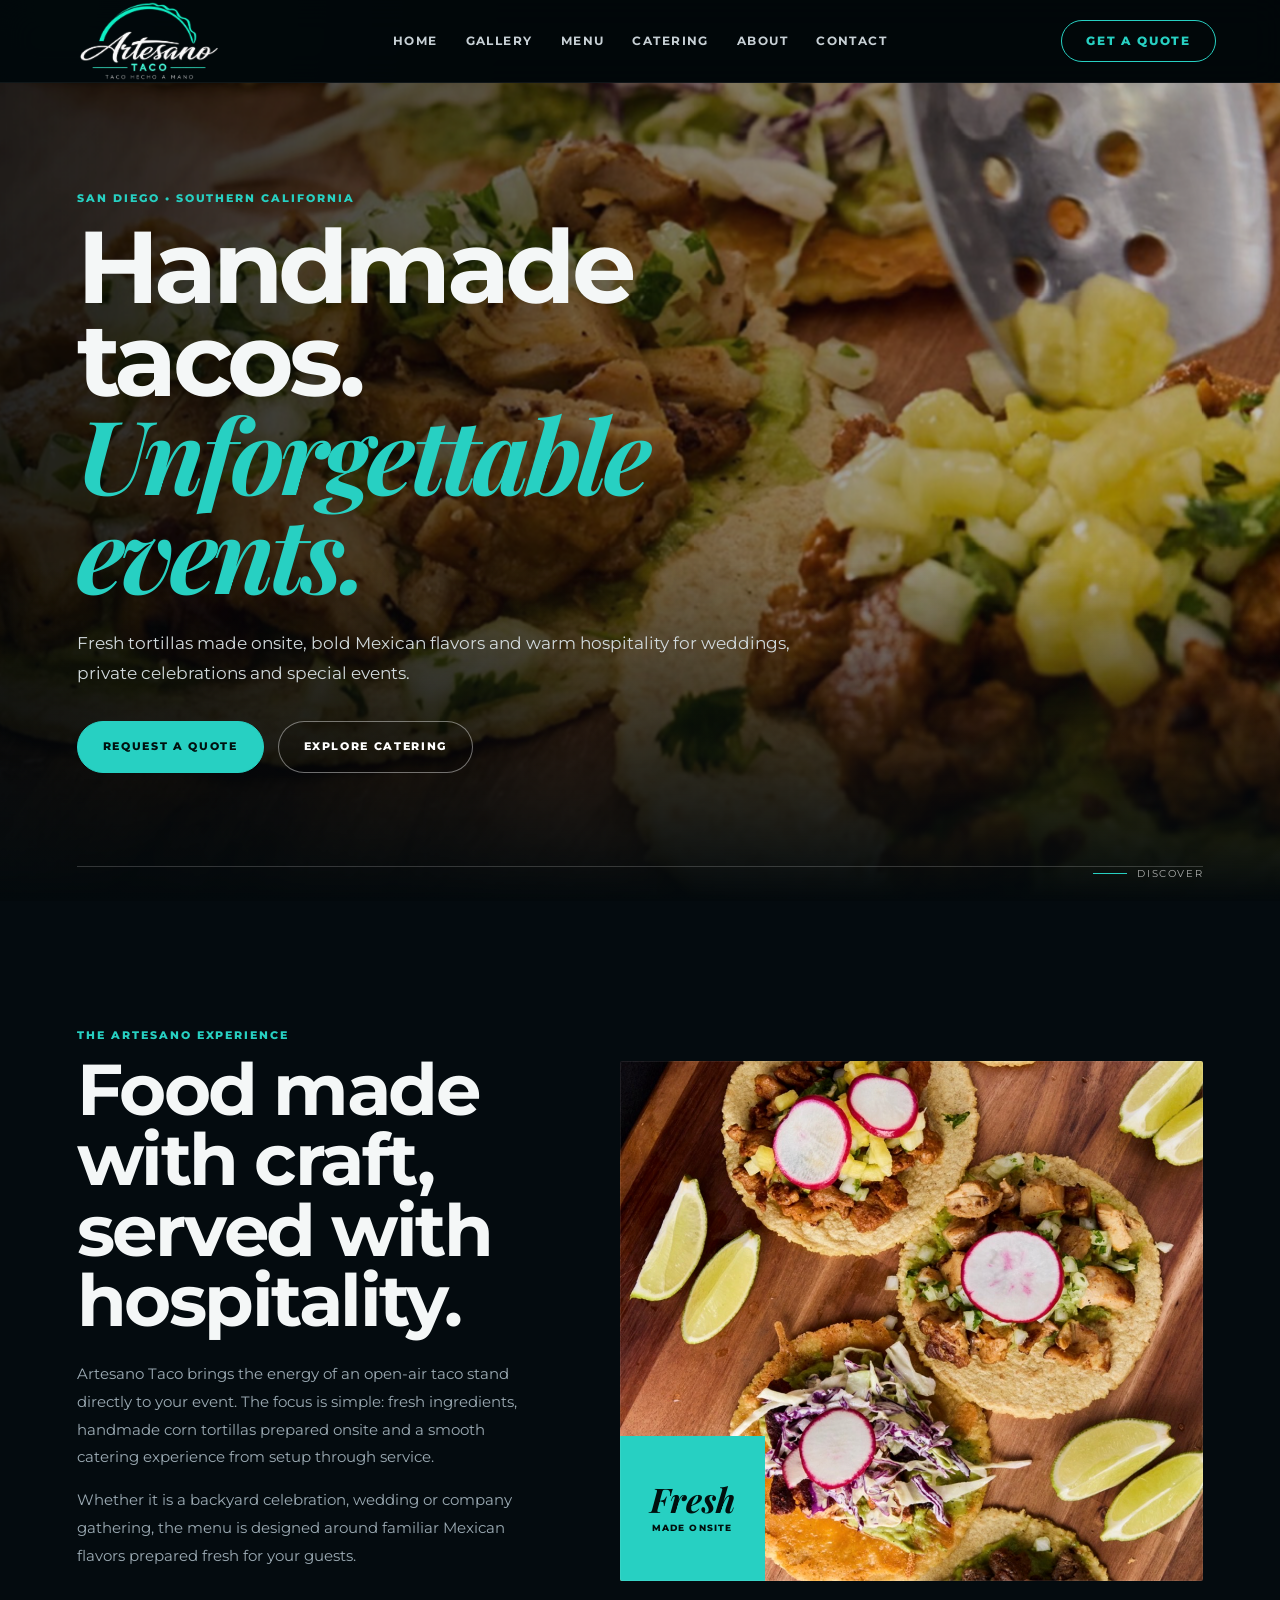
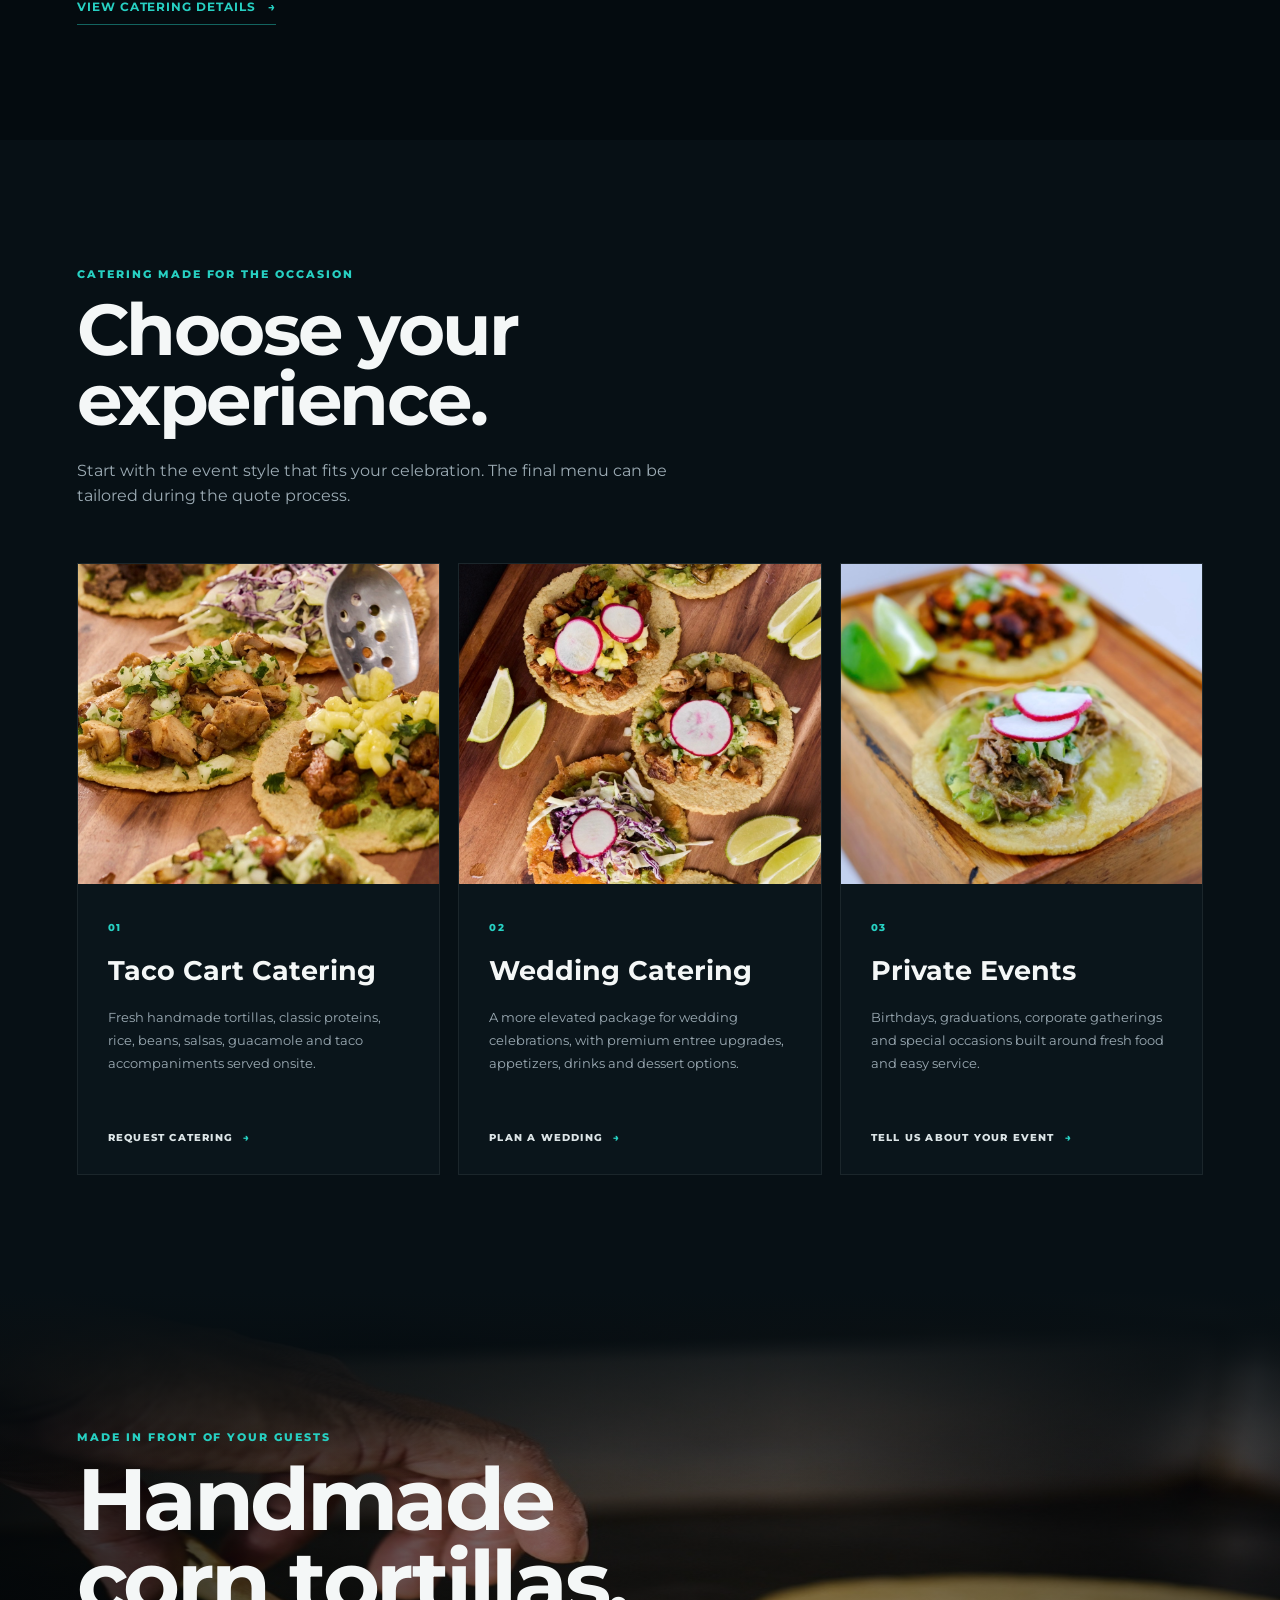
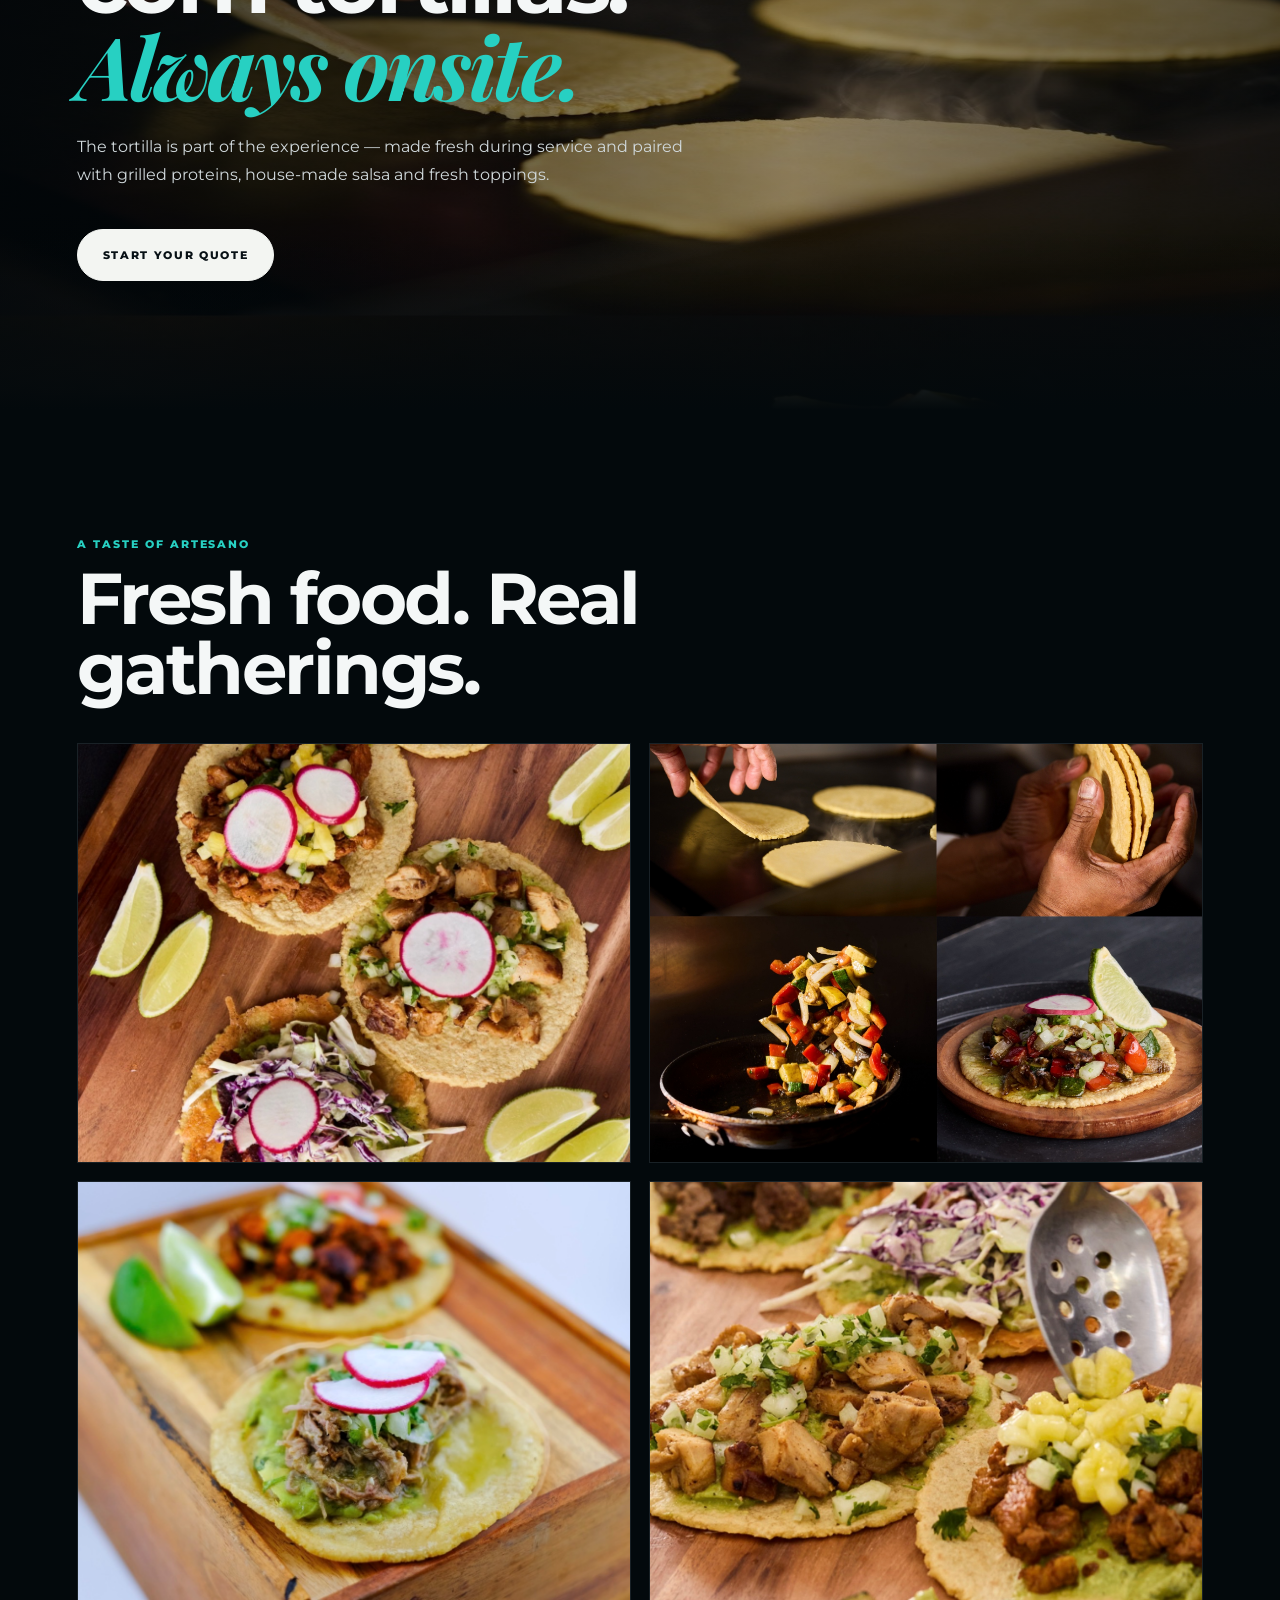
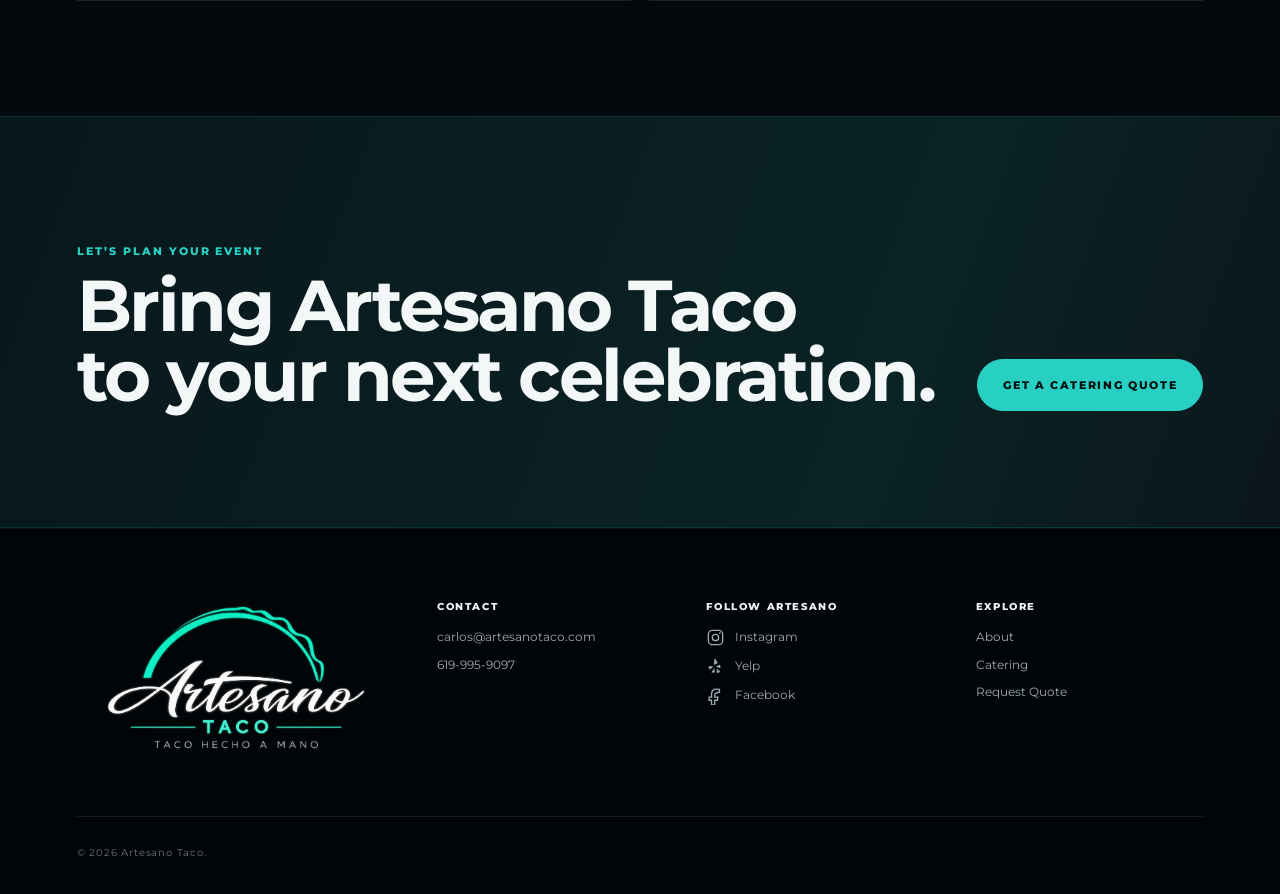
<file: index.html>
<!doctype html>
<html lang="en">
<head>
  <meta charset="utf-8" />
  <meta name="viewport" content="width=device-width,initial-scale=1" />
  <meta name="description" content="Artesano Taco — handmade taco catering for weddings, private events and celebrations." />
  <title>Artesano Taco | Handmade Taco Catering</title>
  <link rel="preconnect" href="https://fonts.googleapis.com">
  <link rel="preconnect" href="https://fonts.gstatic.com" crossorigin>
  <link href="https://fonts.googleapis.com/css2?family=Montserrat:wght@400;500;600;700;800&family=Playfair+Display:ital,wght@1,700&display=swap" rel="stylesheet">
  <link rel="stylesheet" href="styles.css" />
</head>
<body>
  <header class="site-header">
    <a class="brand brand-logo" href="index.html" aria-label="Artesano Taco home">
      <img src="images/artesano-logo.png" alt="Artesano Taco - Taco Hecho a Mano">
    </a>

    <button class="nav-toggle" type="button" aria-expanded="false" aria-controls="site-nav">
      <span></span><span></span><span></span><span class="sr-only">Toggle navigation</span>
    </button>

    <nav id="site-nav" class="site-nav" aria-label="Primary navigation">

  <a href="index.html#top">Home</a>

  <a href="index.html#gallery">Gallery</a>

  <a href="index.html#menu">Menu</a>

  <a href="catering.html">Catering</a>

  <a href="#about">About</a>

  <a href="index.html#contact">Contact</a>

</nav>

    <a class="header-cta" href="catering.html#quote">Get a Quote</a>
  </header>

  <main id="top">
    <section class="home-hero">
      <div class="home-hero-media" aria-hidden="true"></div>
      <div class="home-hero-vignette" aria-hidden="true"></div>
      <div class="home-hero-copy reveal">
        <p class="eyebrow">San Diego • Southern California</p>
        <h1>Handmade tacos.<br><em>Unforgettable events.</em></h1>
        <p class="hero-lede">Fresh tortillas made onsite, bold Mexican flavors and warm hospitality for weddings, private celebrations and special events.</p>
        <div class="hero-actions">
          <a class="button button-primary" href="catering.html#quote">Request a Quote</a>
          <a class="button button-ghost" href="#menu">Explore Catering</a>
        </div>
      </div>
      <a class="scroll-cue" href="#about" aria-label="Scroll to about section"><span></span>Discover</a>
    </section>

    <section id="about" class="split-section section-pad">
      <div class="split-copy reveal">
        <p class="eyebrow">The Artesano experience</p>
        <h2>Food made with craft,<br>served with hospitality.</h2>
        <p>Artesano Taco brings the energy of an open-air taco stand directly to your event. The focus is simple: fresh ingredients, handmade corn tortillas prepared onsite and a smooth catering experience from setup through service.</p>
        <p>Whether it is a backyard celebration, wedding or company gathering, the menu is designed around familiar Mexican flavors prepared fresh for your guests.</p>
        <a class="text-link" href="catering.html">View catering details <span>→</span></a>
      </div>
      <div class="split-image image-frame reveal" data-parallax="0.08">
        <img src="images/artesano-01.jpg" alt="Fresh tacos prepared for an event" />
        <div class="image-badge"><strong>Fresh</strong><span>made onsite</span></div>
      </div>
    </section>

    <section id="menu" class="service-section section-pad">
      <div class="section-title reveal">
        <p class="eyebrow">Catering made for the occasion</p>
        <h2>Choose your experience.</h2>
        <p>Start with the event style that fits your celebration. The final menu can be tailored during the quote process.</p>
      </div>

      <div class="service-grid">
        <article class="service-card reveal">
          <div class="service-photo service-photo-1"></div>
          <div class="service-card-body">
            <span class="service-number">01</span>
            <h3>Taco Cart Catering</h3>
            <p>Fresh handmade tortillas, classic proteins, rice, beans, salsas, guacamole and taco accompaniments served onsite.</p>
            <a href="catering.html#quote">Request catering <span>→</span></a>
          </div>
        </article>

        <article class="service-card reveal">
          <div class="service-photo service-photo-2"></div>
          <div class="service-card-body">
            <span class="service-number">02</span>
            <h3>Wedding Catering</h3>
            <p>A more elevated package for wedding celebrations, with premium entree upgrades, appetizers, drinks and dessert options.</p>
            <a href="catering.html#quote">Plan a wedding <span>→</span></a>
          </div>
        </article>

        <article class="service-card reveal">
          <div class="service-photo service-photo-3"></div>
          <div class="service-card-body">
            <span class="service-number">03</span>
            <h3>Private Events</h3>
            <p>Birthdays, graduations, corporate gatherings and special occasions built around fresh food and easy service.</p>
            <a href="catering.html#quote">Tell us about your event <span>→</span></a>
          </div>
        </article>
      </div>
    </section>

    <section class="feature-band">
      <div class="feature-band-bg" aria-hidden="true"></div>
      <div class="feature-band-content reveal">
        <p class="eyebrow">Made in front of your guests</p>
        <h2>Handmade corn tortillas.<br><em>Always onsite.</em></h2>
        <p>The tortilla is part of the experience — made fresh during service and paired with grilled proteins, house-made salsa and fresh toppings.</p>
        <a class="button button-light" href="catering.html#quote">Start Your Quote</a>
      </div>
    </section>

    <section id="gallery" class="gallery-section section-pad">
      <div class="section-title compact reveal">
        <p class="eyebrow">A taste of Artesano</p>
        <h2>Fresh food. Real gatherings.</h2>
      </div>
      <div class="gallery-grid">
        <figure class="gallery-item gallery-tall reveal"><img src="images/artesano-01.jpg" alt="Tacos with fresh toppings"></figure>
        <figure class="gallery-item reveal"><img src="images/artesano-02.jpg" alt="Mexican food spread"></figure>
        <figure class="gallery-item reveal"><img src="images/artesano-03.jpg" alt="Taco ingredients"></figure>
        <figure class="gallery-item gallery-wide reveal"><img src="images/artesano-04.jpg" alt="Fresh food prepared for guests"></figure>
      </div>
    </section>

    <section class="quote-cta section-pad reveal">
      <div>
        <p class="eyebrow">Let’s plan your event</p>
        <h2>Bring Artesano Taco<br>to your next celebration.</h2>
      </div>
      <a class="button button-primary" href="catering.html#quote">Get a Catering Quote</a>
    </section>
  </main>

 <footer id="contact" class="site-footer">

  <div class="footer-brand footer-logo">
    <img
      src="images/artesano-logo.png"
      alt="Artesano Taco - Taco Hecho a Mano"
    >
  </div>


  <div class="footer-contact-block">

    <span class="footer-label">
      Contact
    </span>

    <a href="mailto:carlos@artesanotaco.com">
      carlos@artesanotaco.com
    </a>

    <a href="tel:+16199959097">
      619-995-9097
    </a>

  </div>


  <div class="footer-social-block">

    <span class="footer-label">
      Follow Artesano
    </span>

    <div class="social-links">

      <a
        href="https://www.instagram.com/artesanotaco/"
        target="_blank"
        rel="noopener noreferrer"
        aria-label="Artesano Taco on Instagram"
        class="social-link"
      >
        <svg
          viewBox="0 0 24 24"
          aria-hidden="true"
        >
          <rect
            x="3"
            y="3"
            width="18"
            height="18"
            rx="5"
          ></rect>

          <circle
            cx="12"
            cy="12"
            r="4"
          ></circle>

          <circle
            cx="17.5"
            cy="6.5"
            r="1"
            class="social-dot"
          ></circle>
        </svg>

        <span>
          Instagram
        </span>
      </a>

      <a
      href="https://www.yelp.com/biz/artesano-taco-san-diego?utm_campaign=www_business_share_popup&utm_medium=copy_link&utm_source=(direct)"
      target="_blank"
      rel="noopener noreferrer"
      aria-label="Artesano Taco on Yelp"
      class="social-link"
        >
  <svg
    viewBox="0 0 24 24"
    aria-hidden="true"
  >
    <path
      d="M11.4 2.3c-.4 0-.7.3-.8.7l-.7 6.2c0 .4.4.7.8.5l3.7-1.9c.3-.2.4-.6.2-.9L12.1 2.7c-.2-.3-.4-.4-.7-.4zm5.8 7.4-4.1 2c-.4.2-.4.7 0 .9l4.4 1.2c.4.1.7-.2.7-.6l-.1-2.8c0-.5-.5-.9-.9-.7zm-9.5 1.6-4.2.8c-.4.1-.6.5-.4.9l1.5 2.4c.2.4.7.4 1 .1l3-3.2c.3-.4-.1-1.1-.9-1zm2.2 3.9-2.7 3.7c-.3.4 0 .9.5.9l2.8-.1c.4 0 .7-.4.6-.8l-.6-4.5c-.1-.5-.6-.6-.9-.2l.3 1zm4.1-.2c-.4-.2-.8.1-.7.6l.7 4.3c.1.4.5.6.9.4l2.5-1.3c.4-.2.4-.7.1-1l-3.5-3z"
    ></path>
  </svg>

  <span>Yelp</span>
</a>

      <a
        href="https://www.facebook.com/ArtesanoTaco"
        target="_blank"
        rel="noopener noreferrer"
        aria-label="Artesano Taco on Facebook"
        class="social-link"
      >
        <svg
          viewBox="0 0 24 24"
          aria-hidden="true"
        >
          <path
            d="M14 8h3V4.3c-.5-.1-2.2-.3-4.2-.3C8.8 4 7 6.4 7 10.7V14H4v4h3v6h4v-6h3.4l.6-4H11v-3c0-1.2.3-2 2-2H14V8z"
          ></path>
        </svg>

        <span>
          Facebook
        </span>
      </a>

    </div>

  </div>


  <div class="footer-explore">

    <span class="footer-label">
      Explore
    </span>

    <a href="index.html#about">
      About
    </a>

    <a href="catering.html">
      Catering
    </a>

    <a href="catering.html#quote">
      Request Quote
    </a>

  </div>


  <div class="footer-bottom">
    © <span id="year"></span> Artesano Taco.
  </div>

</footer> 
  

  <script src="script.js"></script>
</body>
</html>
</file>
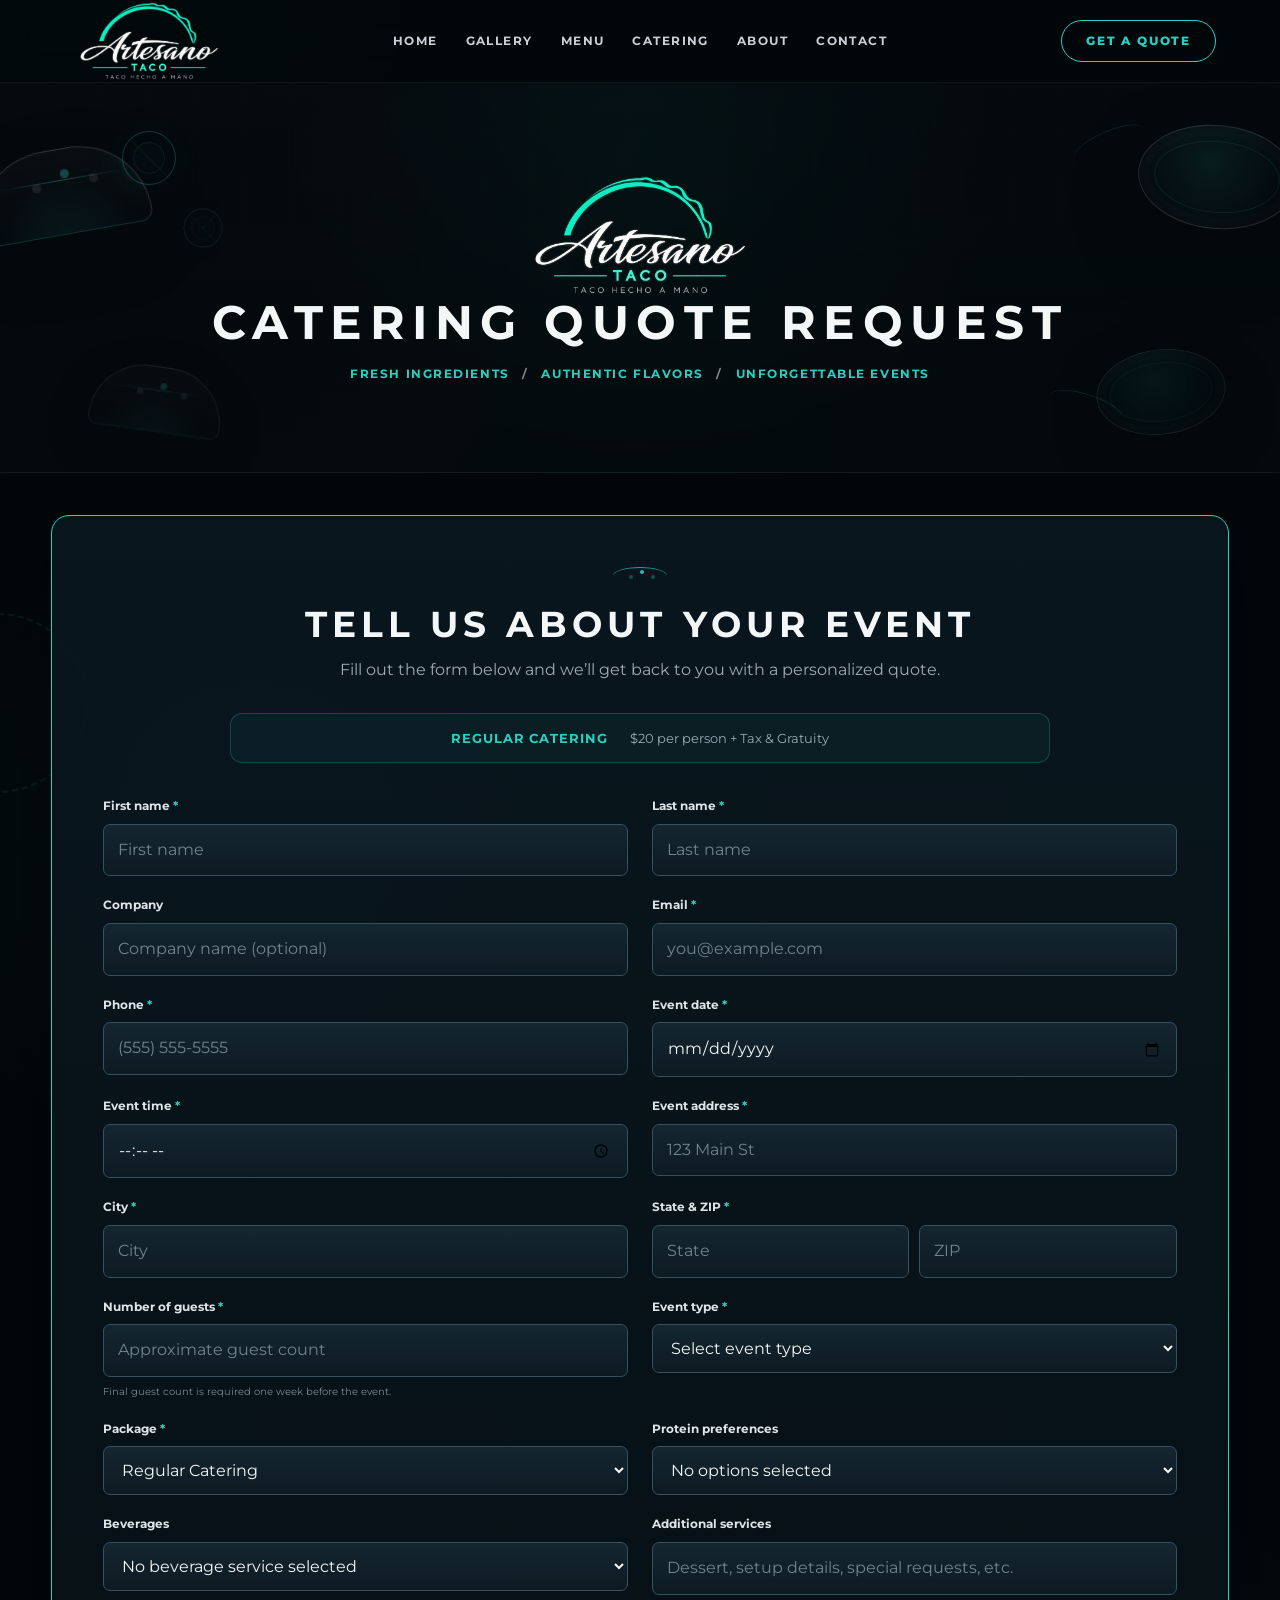
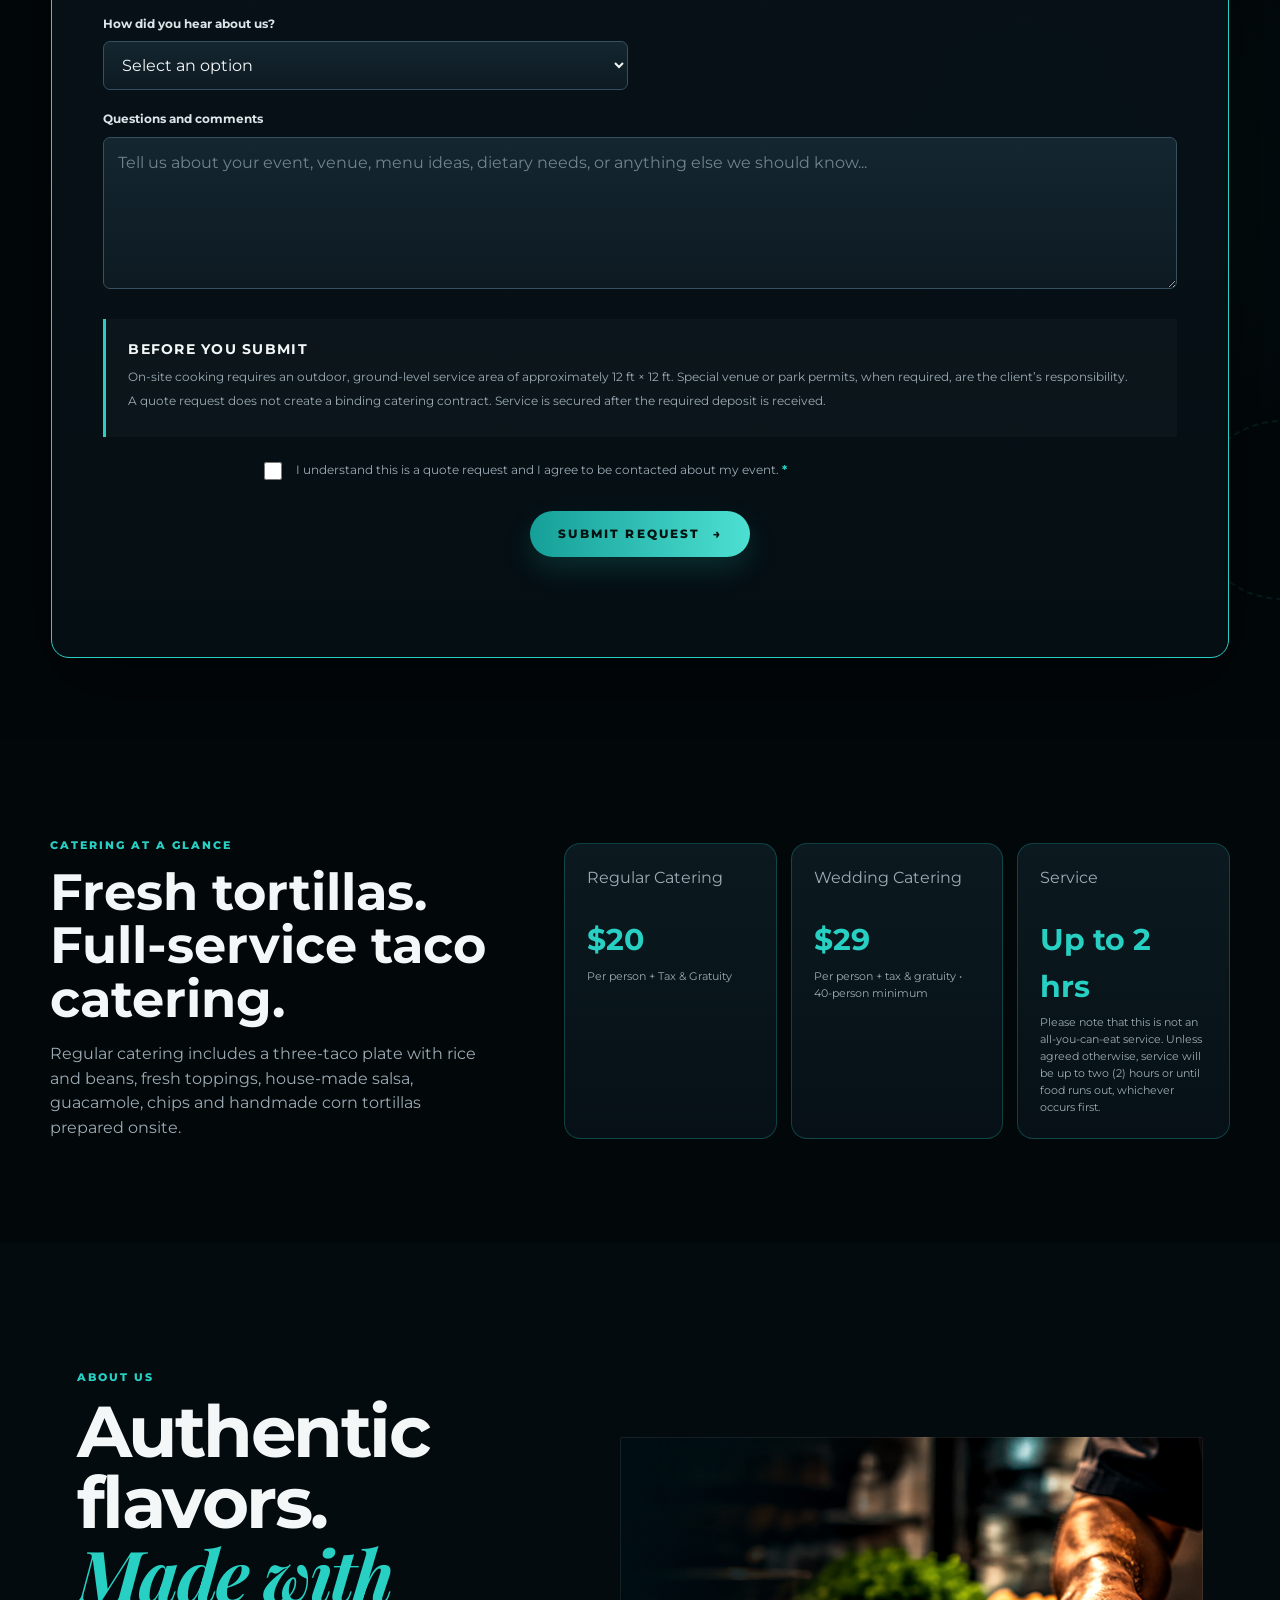
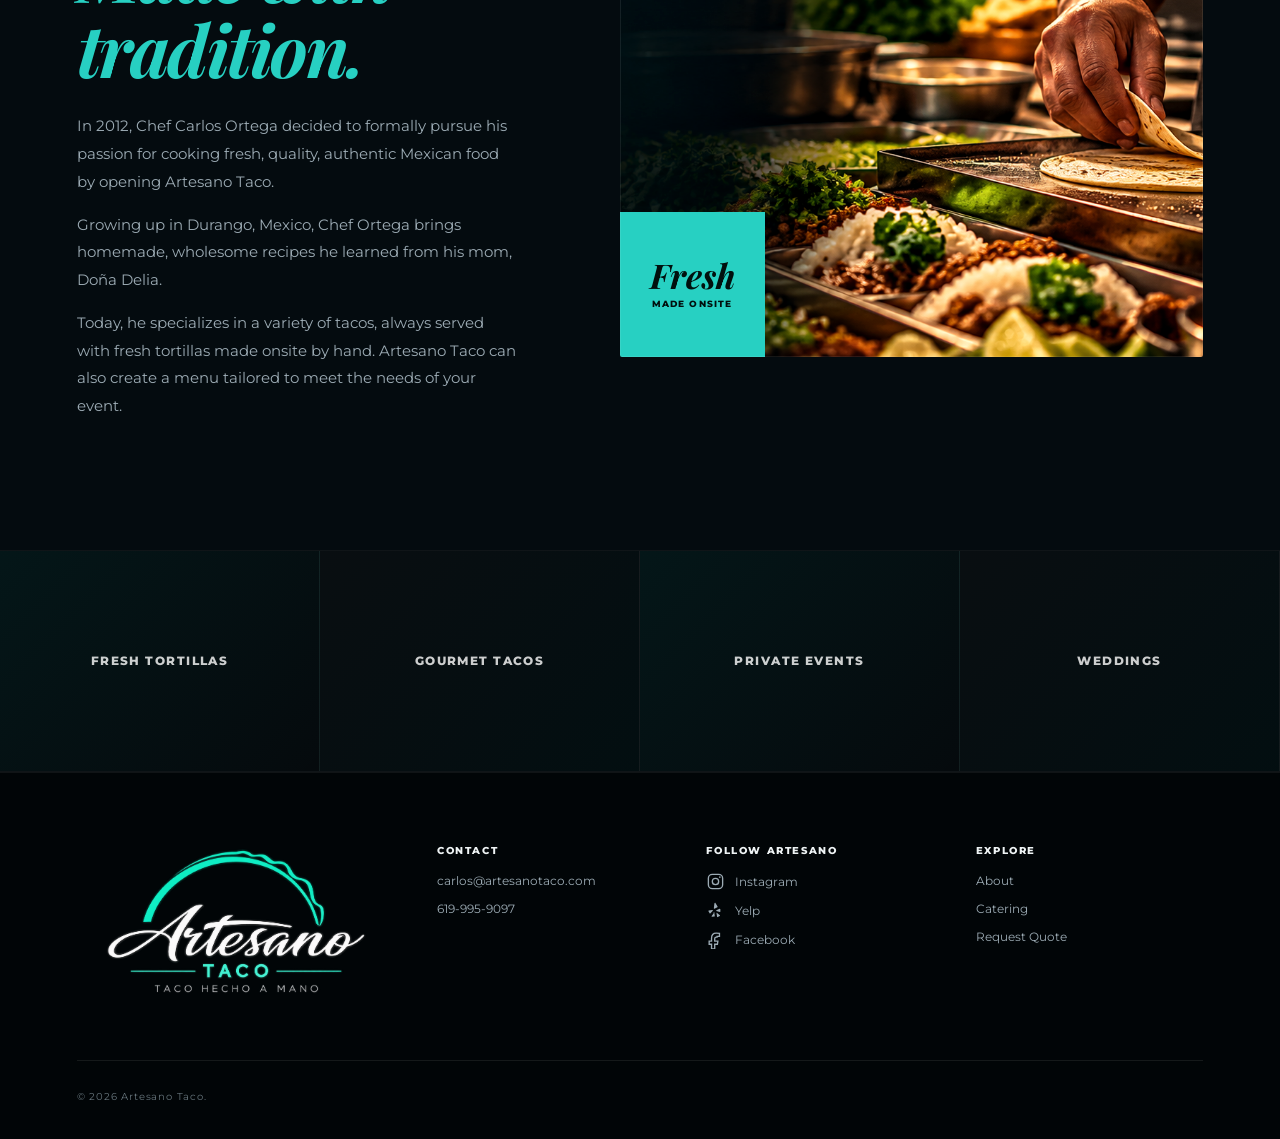
<file: catering.html>
<!DOCTYPE html>
<html lang="en">
<head>
  <meta charset="UTF-8" />
  <meta name="viewport" content="width=device-width, initial-scale=1.0" />
  <meta name="description" content="Artesano Taco catering quote request" />
  <title>Artesano Taco | Catering Quote</title>
  <link rel="preconnect" href="https://fonts.googleapis.com">
  <link rel="preconnect" href="https://fonts.gstatic.com" crossorigin>
  <link href="https://fonts.googleapis.com/css2?family=Montserrat:wght@400;500;600;700;800&family=Playfair+Display:ital,wght@1,700&display=swap" rel="stylesheet">
  <link rel="stylesheet" href="styles.css" />
</head>
<body>
  <div class="site-shell">
    <header class="site-header">
      <a class="brand brand-logo" href="https://artesanotacos.com/" aria-label="Artesano Taco home">
        <img src="images/artesano-logo.png" alt="Artesano Taco - Taco Hecho a Mano">
      </a>

      <button class="nav-toggle" type="button" aria-expanded="false" aria-controls="site-nav">
        <span></span><span></span><span></span>
        <span class="sr-only">Toggle navigation</span>
      </button>

      <nav id="site-nav" class="site-nav" aria-label="Primary navigation">

  <a href="https://artesanotacos.com/#top">Home</a>

  <a href="https://artesanotacos.com/#gallery">Gallery</a>

  <a href="https://artesanotacos.com/#menu">Menu</a>

  <a href="https://artesanotacos.com/#catering">Catering</a>

  <a href="https://artesanotacos.com/#about">About</a>

  <a href="https://artesanotacos.com/#contact">Contact</a>

</nav>

      <a class="header-cta" href="https://artesanotacos.com/#quote">Get a Quote</a>
    </header>

    <main id="top">
      <section class="hero" aria-labelledby="page-title">
        <div class="hero-overlay"></div>
        <div class="hero-food hero-food-left" aria-hidden="true">
          <span class="lime lime-one"></span>
          <span class="lime lime-two"></span>
          <span class="taco taco-one"></span>
          <span class="taco taco-two"></span>
        </div>
        <div class="hero-food hero-food-right" aria-hidden="true">
          <span class="bowl bowl-green"></span>
          <span class="bowl bowl-red"></span>
          <span class="herb herb-one"></span>
          <span class="herb herb-two"></span>
        </div>

        <div class="hero-content reveal">
          <div class="hero-logo hero-logo-image">
            <img src="images/artesano-logo.png" alt="Artesano Taco - Taco Hecho a Mano">
          </div>
          <h1 id="page-title">Catering Quote Request</h1>
          <p>Fresh ingredients <span>/</span> Authentic flavors <span>/</span> Unforgettable events</p>
        </div>
      </section>

      <section id="quote" class="quote-section">
        <div class="decor decor-left" aria-hidden="true"></div>
        <div class="decor decor-right" aria-hidden="true"></div>

        <div class="quote-card reveal">
          <div class="section-heading">
            <div class="mini-taco" aria-hidden="true"></div>
            <h2>Tell Us About Your Event</h2>
            <p>Fill out the form below and we’ll get back to you with a personalized quote.</p>
          </div>

          <div class="package-summary" id="packageSummary">
            <strong>Regular Catering</strong>
            <span>$20 per person + Tax & Gratuity</span>
          </div>

          <form id="cateringForm" class="quote-form" name="catering-request" method="POST" data-netlify="true" novalidate>
            <input type="hidden" name="form-name" value="catering-request">
            <div class="form-grid">
              <label class="field">
                <span>First name <b>*</b></span>
                <input type="text" name="firstName" autocomplete="given-name" placeholder="First name" required />
              </label>

              <label class="field">
                <span>Last name <b>*</b></span>
                <input type="text" name="lastName" autocomplete="family-name" placeholder="Last name" required />
              </label>

              <label class="field">
                <span>Company</span>
                <input type="text" name="company" autocomplete="organization" placeholder="Company name (optional)" />
              </label>

              <label class="field">
                <span>Email <b>*</b></span>
                <input type="email" name="email" autocomplete="email" placeholder="you@example.com" required />
              </label>

              <label class="field">
                <span>Phone <b>*</b></span>
                <input type="tel" name="phone" autocomplete="tel" placeholder="(555) 555-5555" required />
              </label>

              <label class="field">
                <span>Event date <b>*</b></span>
                <input type="date" name="eventDate" required />
              </label>

              <label class="field">
                <span>Event time <b>*</b></span>
                <input type="time" name="eventTime" required />
              </label>

              <label class="field">
                <span>Event address <b>*</b></span>
                <input type="text" name="address" autocomplete="street-address" placeholder="123 Main St" required />
              </label>

              <label class="field">
                <span>City <b>*</b></span>
                <input type="text" name="city" autocomplete="address-level2" placeholder="City" required />
              </label>

              <label class="field split-field">
                <span>State & ZIP <b>*</b></span>
                <span class="split-inputs">
                  <input type="text" name="state" autocomplete="address-level1" placeholder="State" required />
                  <input type="text" name="zip" autocomplete="postal-code" inputmode="numeric" placeholder="ZIP" required />
                </span>
              </label>

              <label class="field">
                <span>Number of guests <b>*</b></span>
                <input type="number" name="guests" min="1" placeholder="Approximate guest count" required />
                <small>Final guest count is required one week before the event.</small>
              </label>

              <label class="field">
                <span>Event type <b>*</b></span>
                <select name="eventType" id="eventType" required>
                  <option value="" selected disabled>Select event type</option>
                  <option value="Birthday">Birthday</option>
                  <option value="Corporate">Corporate</option>
                  <option value="Wedding">Wedding</option>
                  <option value="Graduation">Graduation</option>
                  <option value="Private Party">Private party</option>
                  <option value="Other">Other</option>
                </select>
              </label>

              <label class="field">
                <span>Package <b>*</b></span>
                <select name="package" id="packageSelect" required>
                  <option value="Regular Catering" selected>Regular Catering</option>
                  <option value="Wedding Catering">Wedding Catering</option>
                </select>
              </label>

              <label class="field" id="proteinField">
                <span>Protein preferences</span>
                <select name="proteins" id="proteinSelect">
                  <option value="No options selected">No options selected</option>
                  <option value="Carne Asada, Pollo Asado & Adobada">Carne Asada, Pollo Asado & Adobada</option>
                  <option value="3 Meats + Vegetarian">3 Meats + Vegetarian</option>
                  <option value="Help me choose">Help me choose</option>
                </select>
              </label>

              <label class="field wedding-only is-hidden" id="weddingUpgradeField">
                <span>Wedding upgrade</span>
                <select name="weddingUpgrade">
                  <option value="No premium upgrade">No premium upgrade</option>
                  <option value="Shrimp (+$5/person)">Shrimp (+$5/person)</option>
                  <option value="Mahi Mahi (+$5/person)">Mahi Mahi (+$5/person)</option>
                  <option value="Portobello Fajitas (+$5/person)">Portobello Fajitas (+$5/person)</option>
                </select>
              </label>

              <label class="field wedding-only is-hidden" id="appetizerField">
                <span>Wedding appetizers</span>
                <select name="appetizers">
                  <option value="No appetizers">No appetizers</option>
                  <option value="1 choice (+$6/person)">1 choice (+$6/person)</option>
                  <option value="3 choices (+$16/person)">3 choices (+$16/person)</option>
                </select>
              </label>

              <label class="field">
                <span>Beverages</span>
                <select name="beverages">
                  <option value="No beverage service selected">No beverage service selected</option>
                  <option value="Seasonal Agua Fresca">Seasonal Agua fresca</option>
                  <option value="Soft Drinks">Soft Drinks</option>

                  <option value="Discuss options with me">Discuss options with me</option>
                </select>
              </label>

              <label class="field">
                <span>Additional services</span>
                <input type="text" name="services" placeholder="Dessert, setup details, special requests, etc." />
              </label>

              <label class="field">
                <span>How did you hear about us?</span>
                <select name="referral">
                  <option value="">Select an option</option>
                  <option>Google</option>
                  <option>Instagram</option>
                  <option>Facebook</option>
                  <option>Friend / Referral</option>
                  <option>Previous event</option>
                  <option>Other</option>
                </select>
              </label>

              <label class="field field-full">
                <span>Questions and comments</span>
                <textarea name="comments" rows="5" placeholder="Tell us about your event, venue, menu ideas, dietary needs, or anything else we should know..."></textarea>
              </label>
            </div>

            <div class="service-notes">
              <h3>Before you submit</h3>
              <p>On-site cooking requires an outdoor, ground-level service area of approximately 12 ft × 12 ft. Special venue or park permits, when required, are the client’s responsibility.</p>
              <p>A quote request does not create a binding catering contract. Service is secured after the required deposit is received.</p>
            </div>

            <label class="consent-row">
              <input type="checkbox" name="termsAccepted" required />
              <span>I understand this is a quote request and I agree to be contacted about my event. <b>*</b></span>
            </label>

            <div class="form-actions">
              <button class="submit-btn" type="submit">
                <span>Submit Request</span>
                <span aria-hidden="true">→</span>
              </button>
              <p id="formStatus" class="form-status" role="status" aria-live="polite"></p>
            </div>
          </form>
        </div>
      </section>

      <section id="menus" class="menu-preview reveal">
        <div>
          <p class="eyebrow">Catering at a glance</p>
          <h2>Fresh tortillas. Full-service taco catering.</h2>
          <p>Regular catering includes a three-taco plate with rice and beans, fresh toppings, house-made salsa, guacamole, chips and handmade corn tortillas prepared onsite.</p>
        </div>
        <div class="menu-cards">
          <article>
            <span>Regular Catering</span>
            <strong>$20</strong>
            <small>Per person + Tax & Gratuity</small>
          </article>
          <article>
            <span>Wedding Catering</span>
            <strong>$29</strong>
            <small>Per person + tax & gratuity • 40-person minimum</small>
          </article>
          <article>
            <span>Service</span>
            <strong>Up to 2 hrs</strong>
            <small>
  Please note that this is not an all-you-can-eat service. Unless agreed otherwise, service will be up to two (2) hours or until food runs out, whichever occurs first.
</small>  
        </div>
      </section>

    <section id="about" class="split-section section-pad">

  <div class="split-copy reveal">

    <p class="eyebrow">About Us</p>

    <h2>
      Authentic flavors.<br>
      <em>Made with tradition.</em>
    </h2>

    <p>
      In 2012, Chef Carlos Ortega decided to formally pursue his passion
      for cooking fresh, quality, authentic Mexican food by opening
      Artesano Taco.
    </p>

    <p>
      Growing up in Durango, Mexico, Chef Ortega brings homemade,
      wholesome recipes he learned from his mom, Doña Delia.
    </p>

    <p>
      Today, he specializes in a variety of tacos, always served with
      fresh tortillas made onsite by hand. Artesano Taco can also create
      a menu tailored to meet the needs of your event.
    </p>



  </div>


  <div class="split-image image-frame reveal" data-parallax="0.08">

    <img
      src="images/artesano-about-bg.png"
      alt="Fresh handmade tortillas being prepared onsite"
    >

    <div class="image-badge">
      <strong>Fresh</strong>
      <span>made onsite</span>
    </div>

  </div>

</section>

      <section id="gallery" class="gallery-strip reveal" aria-label="Gallery placeholder">
        <div>Fresh tortillas</div>
        <div>Gourmet tacos</div>
        <div>Private events</div>
        <div>Weddings</div>
      </section>
    </main>

    <footer id="contact" class="site-footer">

  <div class="footer-brand footer-logo">
    <img
      src="images/artesano-logo.png"
      alt="Artesano Taco - Taco Hecho a Mano"
    >
  </div>


  <div class="footer-contact-block">

    <span class="footer-label">
      Contact
    </span>

    <a href="mailto:carlos@artesanotaco.com">
      carlos@artesanotaco.com
    </a>

    <a href="tel:+16199959097">
      619-995-9097
    </a>

  </div>


  <div class="footer-social-block">

    <span class="footer-label">
      Follow Artesano
    </span>

    <div class="social-links">

      <a
        href="https://www.instagram.com/artesanotaco/"
        target="_blank"
        rel="noopener noreferrer"
        aria-label="Artesano Taco on Instagram"
        class="social-link"
      >
        <svg
          viewBox="0 0 24 24"
          aria-hidden="true"
        >
          <rect
            x="3"
            y="3"
            width="18"
            height="18"
            rx="5"
          ></rect>

          <circle
            cx="12"
            cy="12"
            r="4"
          ></circle>

          <circle
            cx="17.5"
            cy="6.5"
            r="1"
            class="social-dot"
          ></circle>
        </svg>

        <span>
          Instagram
        </span>
      </a>

        <a
        href="https://www.yelp.com/biz/artesano-taco-san-diego?utm_campaign=www_business_share_popup&utm_medium=copy_link&utm_source=(direct)"
        target="_blank"
        rel="noopener noreferrer"
        aria-label="Artesano Taco on Yelp"
        class="social-link"
>
  <svg
    viewBox="0 0 24 24"
    aria-hidden="true"
  >
    <path
      d="M11.4 2.3c-.4 0-.7.3-.8.7l-.7 6.2c0 .4.4.7.8.5l3.7-1.9c.3-.2.4-.6.2-.9L12.1 2.7c-.2-.3-.4-.4-.7-.4zm5.8 7.4-4.1 2c-.4.2-.4.7 0 .9l4.4 1.2c.4.1.7-.2.7-.6l-.1-2.8c0-.5-.5-.9-.9-.7zm-9.5 1.6-4.2.8c-.4.1-.6.5-.4.9l1.5 2.4c.2.4.7.4 1 .1l3-3.2c.3-.4-.1-1.1-.9-1zm2.2 3.9-2.7 3.7c-.3.4 0 .9.5.9l2.8-.1c.4 0 .7-.4.6-.8l-.6-4.5c-.1-.5-.6-.6-.9-.2l.3 1zm4.1-.2c-.4-.2-.8.1-.7.6l.7 4.3c.1.4.5.6.9.4l2.5-1.3c.4-.2.4-.7.1-1l-3.5-3z"
    ></path>
  </svg>

  <span>Yelp</span>
</a>

      <a
        href="https://www.facebook.com/ArtesanoTaco"
        target="_blank"
        rel="noopener noreferrer"
        aria-label="Artesano Taco on Facebook"
        class="social-link"
      >
        <svg
          viewBox="0 0 24 24"
          aria-hidden="true"
        >
          <path
            d="M14 8h3V4.3c-.5-.1-2.2-.3-4.2-.3C8.8 4 7 6.4 7 10.7V14H4v4h3v6h4v-6h3.4l.6-4H11v-3c0-1.2.3-2 2-2H14V8z"
          ></path>
        </svg>

        <span>
          Facebook
        </span>
      </a>

    </div>

  </div>


  <div class="footer-explore">

    <span class="footer-label">
      Explore
    </span>

    <a href="#about">
      About
    </a>

    <a href="catering.html">
      Catering
    </a>

    <a href="catering.html#quote">
      Request Quote
    </a>

  </div>


  <div class="footer-bottom">
    © <span id="year"></span> Artesano Taco.
  </div>

</footer> 
  
  </div>

  <script src="script.js"></script>
</body>
</html>
</file>
<file: styles.css>
:root {
  --bg: #02070a;
  --bg-soft: #071015;
  --panel: #09141b;
  --panel-2: #0d1b24;
  --text: #f4f7f7;
  --muted: #9cabb4;
  --line: rgba(48, 213, 200, 0.5);
  --teal: #27d0c2;
  --teal-deep: #159f98;
  --danger: #ff7777;
  --shadow: 0 24px 80px rgba(0, 0, 0, 0.45);
  --radius: 20px;
}

* { box-sizing: border-box; }
html { scroll-behavior: smooth; }
body {
  margin: 0;
  font-family: "Montserrat", system-ui, -apple-system, BlinkMacSystemFont, "Segoe UI", sans-serif;
  background:
    radial-gradient(circle at 5% 0%, rgba(39, 208, 194, 0.08), transparent 28rem),
    radial-gradient(circle at 95% 40%, rgba(39, 208, 194, 0.06), transparent 30rem),
    var(--bg);
  color: var(--text);
  line-height: 1.55;
}

button, input, select, textarea { font: inherit; }
a { color: inherit; text-decoration: none; }
img { max-width: 100%; display: block; }

.sr-only {
  position: absolute;
  width: 1px;
  height: 1px;
  padding: 0;
  margin: -1px;
  overflow: hidden;
  clip: rect(0,0,0,0);
  white-space: nowrap;
  border: 0;
}

.site-shell { min-height: 100vh; }
.site-header {
  position: sticky;
  top: 0;
  z-index: 50;
  min-height: 82px;
  display: grid;
  grid-template-columns: minmax(190px, 1fr) auto minmax(190px, 1fr);
  align-items: center;
  gap: 28px;
  padding: 14px clamp(20px, 5vw, 72px);
  background: rgba(2, 7, 10, 0.86);
  border-bottom: 1px solid rgba(255,255,255,0.06);
  backdrop-filter: blur(16px);
}

.brand {
  position: relative;
  width: 170px;
  height: 54px;
  display: inline-flex;
  align-items: center;
}
.brand-word {
  position: relative;
  z-index: 2;
  font-family: "Playfair Display", Georgia, serif;
  font-size: 34px;
  font-style: italic;
  line-height: 1;
}
.brand-sub {
  position: absolute;
  left: 75px;
  bottom: 3px;
  z-index: 3;
  color: var(--teal);
  font-size: 10px;
  font-weight: 800;
  letter-spacing: 0.36em;
}
.brand-mark {
  position: absolute;
  width: 92px;
  height: 42px;
  left: 48px;
  top: -3px;
  border-top: 3px solid var(--teal);
  border-radius: 55% 55% 20% 20%;
  transform: rotate(-7deg);
  opacity: .8;
}

.site-nav { display: flex; align-items: center; gap: 28px; }
.site-nav a {
  position: relative;
  padding: 16px 0;
  font-size: 12px;
  font-weight: 700;
  letter-spacing: .12em;
  text-transform: uppercase;
  color: #c7d0d5;
}
.site-nav a::after {
  content: "";
  position: absolute;
  left: 0;
  right: 0;
  bottom: 6px;
  height: 2px;
  transform: scaleX(0);
  transform-origin: center;
  background: var(--teal);
  transition: transform .25s ease;
}
.site-nav a:hover,
.site-nav a.active { color: var(--teal); }
.site-nav a:hover::after,
.site-nav a.active::after { transform: scaleX(1); }

.header-cta {
  justify-self: end;
  border: 1px solid var(--teal);
  border-radius: 999px;
  padding: 11px 24px;
  color: var(--teal);
  font-size: 12px;
  font-weight: 800;
  letter-spacing: .15em;
  text-transform: uppercase;
  transition: .25s ease;
}
.header-cta:hover { background: var(--teal); color: #00100e; transform: translateY(-2px); }
.nav-toggle { display: none; }

.hero {
  position: relative;
  min-height: 390px;
  overflow: hidden;
  display: grid;
  place-items: center;
  isolation: isolate;
  border-bottom: 1px solid rgba(255,255,255,.05);
  background:
    linear-gradient(rgba(3, 9, 12, .78), rgba(3, 9, 12, .9)),
    radial-gradient(circle at 50% 20%, rgba(39,208,194,.18), transparent 22rem),
    linear-gradient(120deg, #071116 0 45%, #031014 45% 100%);
}
.hero::after {
  content: "";
  position: absolute;
  inset: 0;
  z-index: -2;
  opacity: .11;
  background-image:
    linear-gradient(90deg, rgba(255,255,255,.06) 1px, transparent 1px),
    linear-gradient(rgba(255,255,255,.05) 1px, transparent 1px);
  background-size: 48px 48px;
  mask-image: linear-gradient(to bottom, black, transparent 90%);
}
.hero-overlay { position: absolute; inset: 0; z-index: -1; background: linear-gradient(90deg, rgba(2,7,10,.12), rgba(2,7,10,.02), rgba(2,7,10,.12)); }

.hero-content { text-align: center; padding: 56px 20px; position: relative; z-index: 5; }
.hero-logo { width: 260px; height: 105px; margin: 0 auto 22px; position: relative; }
.brand-word.large { font-size: 64px; }
.brand-sub.large { left: 111px; bottom: 5px; font-size: 15px; }
.brand-mark.large { left: 87px; top: -6px; width: 135px; height: 65px; border-top-width: 4px; }
.hero h1 {
  margin: 0;
  font-size: clamp(28px, 4vw, 47px);
  line-height: 1.05;
  text-transform: uppercase;
  letter-spacing: .16em;
}
.hero-content > p {
  margin: 18px 0 0;
  color: var(--teal);
  font-size: 12px;
  font-weight: 700;
  letter-spacing: .13em;
  text-transform: uppercase;
}
.hero-content > p span { color: rgba(255,255,255,.5); padding: 0 8px; }

.hero-food {
  position: absolute;
  inset-block: 0;
  width: 30%;
  pointer-events: none;
  opacity: .62;
  filter: saturate(.82);
  transition: transform .9s cubic-bezier(.2,.7,.2,1), opacity .5s ease;
  will-change: transform;
}
.hero-food-left { left: 0; transform: translate3d(calc(var(--hero-x, 0px) * -0.45), calc(var(--hero-y, 0px) * -0.35), 0); }
.hero-food-right { right: 0; transform: translate3d(calc(var(--hero-x, 0px) * 0.45), calc(var(--hero-y, 0px) * 0.35), 0); }
.taco, .lime, .bowl, .herb { position: absolute; display: block; }

/* Elegant, line-art inspired food details — deliberately subtle rather than cartoon-like. */
.taco {
  width: 174px;
  height: 86px;
  border: 1px solid rgba(255,255,255,.24);
  border-bottom-color: rgba(39,208,194,.28);
  border-radius: 180px 180px 30px 30px;
  background:
    linear-gradient(180deg, rgba(255,255,255,.04), rgba(255,255,255,.008)),
    radial-gradient(circle at 50% 115%, rgba(39,208,194,.12), transparent 54%);
  box-shadow: 0 22px 70px rgba(0,0,0,.25);
  backdrop-filter: blur(2px);
  animation: drift-a 9s ease-in-out infinite alternate;
}
.taco::before,
.taco::after {
  content: "";
  position: absolute;
  border-radius: 999px;
}
.taco::before {
  left: 24px;
  right: 24px;
  top: 30px;
  height: 1px;
  background: linear-gradient(90deg, transparent, rgba(39,208,194,.55), transparent);
}
.taco::after {
  width: 9px;
  height: 9px;
  left: 51%;
  top: 20px;
  background: rgba(39,208,194,.48);
  box-shadow: -30px 10px 0 rgba(255,255,255,.13), 28px 9px 0 rgba(255,255,255,.12);
}
.taco-one { left: -26px; top: 66px; transform: rotate(-10deg); }
.taco-two { left: 70px; bottom: 30px; transform: rotate(8deg) scale(.76); animation-delay: -3s; opacity: .62; }

.lime {
  width: 54px;
  height: 54px;
  border-radius: 50%;
  border: 1px solid rgba(39,208,194,.40);
  background:
    repeating-conic-gradient(from 0deg, rgba(39,208,194,.14) 0 1deg, transparent 1deg 45deg),
    radial-gradient(circle, rgba(39,208,194,.05), transparent 68%);
  box-shadow: 0 0 45px rgba(39,208,194,.05);
  animation: drift-b 11s ease-in-out infinite alternate;
}
.lime::after {
  content: "";
  position: absolute;
  inset: 10px;
  border: 1px solid rgba(255,255,255,.10);
  border-radius: 50%;
}
.lime-one { left: 122px; top: 48px; }
.lime-two { left: 176px; top: 118px; transform: scale(.72); animation-delay: -5s; opacity: .55; }

.bowl {
  width: 158px;
  height: 104px;
  border-radius: 50%;
  border: 1px solid rgba(255,255,255,.20);
  background: radial-gradient(circle at 45% 35%, rgba(39,208,194,.16), rgba(8,20,24,.18) 68%);
  box-shadow: 0 25px 80px rgba(0,0,0,.35), inset 0 0 0 10px rgba(255,255,255,.014);
  animation: drift-b 10s ease-in-out infinite alternate;
}
.bowl::after {
  content: "";
  position: absolute;
  inset: 15px;
  border-radius: 50%;
  border: 1px solid rgba(39,208,194,.16);
}
.bowl-green { right: -16px; top: 42px; transform: rotate(5deg); }
.bowl-red { right: 40px; bottom: 28px; transform: rotate(-7deg) scale(.82); animation-delay: -4s; opacity: .72; }

.herb {
  width: 78px;
  height: 28px;
  border-top: 1px solid rgba(39,208,194,.32);
  border-radius: 50%;
  opacity: .72;
  animation: drift-a 12s ease-in-out infinite alternate;
}
.herb-one { right: 132px; top: 48px; transform: rotate(-24deg); }
.herb-two { right: 155px; bottom: 50px; transform: rotate(18deg); animation-delay: -5s; }

@keyframes drift-a {
  from { translate: 0 0; }
  to { translate: 0 -10px; }
}
@keyframes drift-b {
  from { translate: 0 0; }
  to { translate: -7px 8px; }
}

.quote-section { position: relative; padding: 42px clamp(16px, 4vw, 62px) 82px; overflow: hidden; }
.quote-section::before {
  content: "";
  position: absolute;
  inset: 0;
  z-index: -2;
  background:
    radial-gradient(circle at 20% 20%, rgba(39,208,194,.06), transparent 22rem),
    radial-gradient(circle at 80% 70%, rgba(39,208,194,.05), transparent 22rem),
    #02070a;
}
.quote-card {
  width: min(1180px, 100%);
  margin: 0 auto;
  padding: clamp(24px, 4vw, 54px);
  border: 1px solid var(--teal);
  border-radius: 18px;
  background: linear-gradient(180deg, rgba(10,23,31,.93), rgba(5,15,20,.94));
  box-shadow: var(--shadow);
}
.section-heading { text-align: center; margin-bottom: 30px; }
.section-heading h2 { margin: 6px 0 5px; text-transform: uppercase; letter-spacing: .14em; font-size: clamp(23px, 3vw, 36px); }
.section-heading p { margin: 0; color: var(--muted); }
.mini-taco {
  position: relative;
  margin: 0 auto 12px;
  width: 54px;
  height: 18px;
  border-top: 1px solid rgba(39,208,194,.85);
  border-radius: 50%;
  opacity: .9;
}
.mini-taco::after {
  content: "";
  position: absolute;
  left: 50%;
  top: 2px;
  width: 4px;
  height: 4px;
  border-radius: 50%;
  background: var(--teal);
  box-shadow: -11px 5px 0 rgba(39,208,194,.34), 11px 5px 0 rgba(39,208,194,.34);
}

.package-summary {
  display: flex;
  gap: 12px 22px;
  align-items: center;
  justify-content: center;
  flex-wrap: wrap;
  margin: 0 auto 34px;
  padding: 14px 18px;
  width: min(820px, 100%);
  border: 1px solid rgba(39,208,194,.25);
  border-radius: 12px;
  background: rgba(39,208,194,.05);
  color: var(--muted);
  font-size: 13px;
}
.package-summary strong { color: var(--teal); text-transform: uppercase; letter-spacing: .07em; }

.form-grid { display: grid; grid-template-columns: repeat(2, minmax(0, 1fr)); gap: 20px 24px; }
.field { display: flex; flex-direction: column; gap: 8px; min-width: 0; }
.field > span:first-child { font-size: 12px; font-weight: 700; color: #dde5e8; }
.field b, .consent-row b { color: var(--teal); }
.field input, .field select, .field textarea {
  width: 100%;
  border: 1px solid #35505e;
  border-radius: 7px;
  outline: 0;
  color: var(--text);
  background: linear-gradient(180deg, #142630, #0d1a22);
  padding: 13px 14px;
  transition: border-color .2s ease, box-shadow .2s ease, transform .2s ease;
}
.field textarea { resize: vertical; min-height: 130px; }

/* Keep native dropdown menus readable in the dark Artesano theme. */
.field select {
  color-scheme: dark;
  background-color: #0d1a22;
  color: var(--text);
}
.field select option {
  background-color: #12242d;
  color: #f4f7f8;
}
.field select option:disabled {
  color: #93a3ab;
}
.field input::placeholder, .field textarea::placeholder { color: #71838e; }
.field input:focus, .field select:focus, .field textarea:focus {
  border-color: var(--teal);
  box-shadow: 0 0 0 3px rgba(39,208,194,.12);
}
.field small { color: #778892; font-size: 10px; line-height: 1.45; }
.field-full { grid-column: 1 / -1; }
.split-inputs { display: grid; grid-template-columns: 1fr 1fr; gap: 10px; }
.is-hidden { display: none !important; }

.service-notes {
  margin-top: 30px;
  padding: 20px 22px;
  border-left: 3px solid var(--teal);
  background: rgba(255,255,255,.025);
  color: var(--muted);
  font-size: 12px;
}
.service-notes h3 { color: var(--text); margin: 0 0 7px; font-size: 14px; text-transform: uppercase; letter-spacing: .09em; }
.service-notes p { margin: 6px 0; }

.consent-row { display: flex; gap: 11px; align-items: flex-start; margin: 24px auto 0; color: var(--muted); font-size: 12px; max-width: 760px; }
.consent-row input { width: 18px; height: 18px; margin-top: 1px; accent-color: var(--teal); }
.form-actions { text-align: center; margin-top: 28px; }
.submit-btn {
  border: 0;
  border-radius: 999px;
  min-width: 220px;
  padding: 14px 26px;
  display: inline-flex;
  justify-content: center;
  align-items: center;
  gap: 12px;
  color: #001310;
  background: linear-gradient(90deg, var(--teal-deep), #4de0d2);
  font-weight: 800;
  font-size: 12px;
  text-transform: uppercase;
  letter-spacing: .18em;
  cursor: pointer;
  box-shadow: 0 12px 28px rgba(39,208,194,.16);
  transition: transform .2s ease, filter .2s ease;
}
.submit-btn:hover { transform: translateY(-2px); filter: brightness(1.08); }
.submit-btn:disabled { opacity: .55; cursor: wait; }
.form-status { min-height: 24px; color: var(--teal); font-size: 12px; }
.form-status.error { color: var(--danger); }

.decor { position: absolute; width: 180px; height: 180px; border: 2px dashed rgba(39,208,194,.10); border-radius: 50%; }
.decor-left { left: -92px; top: 140px; }
.decor-right { right: -92px; bottom: 140px; }

.menu-preview, .simple-section { width: min(1180px, calc(100% - 40px)); margin: 0 auto; padding: 86px 0; }
.menu-preview { display: grid; grid-template-columns: .8fr 1.2fr; gap: 70px; align-items: center; }
.eyebrow { color: var(--teal); font-size: 11px; font-weight: 800; letter-spacing: .18em; text-transform: uppercase; }
.menu-preview h2, .simple-section h2 { margin: 8px 0 16px; font-size: clamp(32px, 4vw, 52px); line-height: 1.05; }
.menu-preview > div > p:not(.eyebrow), .simple-section > p:not(.eyebrow) { color: var(--muted); }
.menu-cards { display: grid; grid-template-columns: repeat(3, 1fr); gap: 14px; }
.menu-cards article { min-height: 180px; padding: 22px; border: 1px solid rgba(39,208,194,.25); border-radius: 16px; background: linear-gradient(180deg, rgba(14,30,38,.8), rgba(7,18,24,.9)); }
.menu-cards span, .menu-cards small { display: block; color: var(--muted); }
.menu-cards strong { display: block; margin: 26px 0 4px; font-size: 30px; color: var(--teal); }
.menu-cards small { font-size: 11px; }

.simple-section { text-align: center; max-width: 780px; }
.gallery-strip { display: grid; grid-template-columns: repeat(4, 1fr); min-height: 220px; border-block: 1px solid rgba(255,255,255,.06); }
.gallery-strip div { display: grid; place-items: center; min-height: 220px; color: rgba(255,255,255,.8); text-transform: uppercase; letter-spacing: .12em; font-size: 12px; font-weight: 800; background: linear-gradient(135deg, rgba(39,208,194,.08), rgba(255,255,255,.015)); border-right: 1px solid rgba(255,255,255,.06); }
.gallery-strip div:nth-child(even) { background: linear-gradient(135deg, rgba(255,255,255,.03), rgba(39,208,194,.04)); }

.site-footer { display: flex; justify-content: space-between; gap: 30px; padding: 46px clamp(20px, 5vw, 72px); border-top: 1px solid rgba(255,255,255,.06); color: var(--muted); }
.footer-brand { font-family: "Playfair Display", Georgia, serif; font-style: italic; font-size: 28px; color: white; }
.footer-contact { display: flex; flex-direction: column; align-items: flex-end; gap: 6px; font-size: 13px; }
.footer-contact a:hover { color: var(--teal); }

.reveal { opacity: 0; transform: translateY(12px); filter: blur(2px); transition: opacity .9s ease, transform .9s cubic-bezier(.2,.7,.2,1), filter .9s ease; }
.reveal.visible { opacity: 1; transform: translateY(0); filter: blur(0); }

@media (max-width: 980px) {
  .site-header { grid-template-columns: 1fr auto; }
  .site-nav {
    position: absolute;
    top: 100%;
    left: 16px;
    right: 16px;
    display: none;
    flex-direction: column;
    align-items: stretch;
    gap: 0;
    padding: 14px 20px;
    border: 1px solid rgba(39,208,194,.25);
    border-radius: 14px;
    background: #071015;
    box-shadow: var(--shadow);
  }
  .site-nav.open { display: flex; }
  .site-nav a { padding: 13px 6px; }
  .header-cta { display: none; }
  .nav-toggle { display: grid; justify-self: end; width: 46px; height: 42px; place-content: center; gap: 5px; border: 1px solid rgba(255,255,255,.12); border-radius: 10px; background: transparent; cursor: pointer; }
  .nav-toggle span:not(.sr-only) { width: 20px; height: 2px; background: white; }
  .hero-food { opacity: .42; }
  .menu-preview { grid-template-columns: 1fr; gap: 30px; }
}

@media (max-width: 720px) {
  .site-header { min-height: 72px; padding: 10px 16px; }
  .brand { transform: scale(.88); transform-origin: left center; }
  .hero { min-height: 420px; }
  .hero-food { width: 38%; opacity: .24; }
  .hero-logo { transform: scale(.84); }
  .hero-content > p { line-height: 1.8; }
  .hero-content > p span { padding: 0 3px; }
  .quote-section { padding-inline: 12px; }
  .quote-card { padding: 24px 16px; }
  .form-grid { grid-template-columns: 1fr; }
  .field-full { grid-column: auto; }
  .split-inputs { grid-template-columns: 1fr 1fr; }
  .package-summary { align-items: flex-start; justify-content: flex-start; }
  .menu-cards { grid-template-columns: 1fr; }
  .gallery-strip { grid-template-columns: 1fr 1fr; }
  .site-footer { flex-direction: column; }
  .footer-contact { align-items: flex-start; }
}

@media (max-width: 480px) {
  .hero h1 { font-size: 30px; letter-spacing: .10em; }
  .hero-content > p { font-size: 10px; }
  .gallery-strip { grid-template-columns: 1fr; }
  .split-inputs { grid-template-columns: 1fr; }
}

@media (prefers-reduced-motion: reduce) {
  html { scroll-behavior: auto; }
  *, *::before, *::after { animation-duration: .01ms !important; animation-iteration-count: 1 !important; transition-duration: .01ms !important; }
}

/* =========================================================
   HOME PAGE DEMO
   Inspired by premium catering/editorial sites, while keeping
   Artesano Taco branding, content and layout original.
   ========================================================= */
.section-pad { padding: clamp(76px, 9vw, 138px) clamp(22px, 6vw, 86px); }
.home-hero {
  position: relative;
  min-height: calc(100vh - 82px);
  display: flex;
  align-items: flex-end;
  overflow: hidden;
  isolation: isolate;
  background: #03090c;
}
.home-hero-media {
  position: absolute;
  inset: -3%;
  z-index: -3;
  background:
    linear-gradient(90deg, rgba(1,5,7,.86) 0%, rgba(1,5,7,.48) 48%, rgba(1,5,7,.16) 100%),
    url('images/artesano-04.jpg') 58% 48% / cover no-repeat;
  transform: scale(1.045) translate3d(calc(var(--hero-x, 0px) * .12), calc(var(--hero-y, 0px) * .10), 0);
  transition: transform 1.2s cubic-bezier(.2,.7,.2,1);
}
.home-hero-vignette {
  position: absolute;
  inset: 0;
  z-index: -2;
  background:
    linear-gradient(to top, #03090c 0%, transparent 42%),
    radial-gradient(circle at 70% 25%, transparent 0 22%, rgba(0,0,0,.22) 74%);
}
.home-hero::after {
  content: "";
  position: absolute;
  left: clamp(22px,6vw,86px);
  right: clamp(22px,6vw,86px);
  bottom: 34px;
  height: 1px;
  background: rgba(255,255,255,.18);
}
.home-hero-copy {
  width: min(900px, 100%);
  padding: 0 clamp(22px, 6vw, 86px) clamp(95px, 10vw, 145px);
}
.home-hero h1 {
  max-width: 900px;
  margin: 12px 0 24px;
  font-size: clamp(54px, 8vw, 116px);
  line-height: .91;
  letter-spacing: -.045em;
  text-wrap: balance;
}
.home-hero h1 em,
.feature-band h2 em {
  font-family: "Playfair Display", Georgia, serif;
  font-weight: 700;
  color: var(--teal);
}
.hero-lede {
  max-width: 720px;
  margin: 0;
  color: #d2dadd;
  font-size: clamp(15px, 1.35vw, 20px);
  line-height: 1.7;
}
.hero-actions { display: flex; flex-wrap: wrap; gap: 14px; margin-top: 34px; }
.button {
  min-height: 52px;
  display: inline-flex;
  align-items: center;
  justify-content: center;
  padding: 0 25px;
  border-radius: 999px;
  font-size: 11px;
  font-weight: 800;
  letter-spacing: .15em;
  text-transform: uppercase;
  transition: transform .28s ease, background .28s ease, color .28s ease, border-color .28s ease;
}
.button:hover { transform: translateY(-3px); }
.button-primary { background: var(--teal); color: #00110f; border: 1px solid var(--teal); }
.button-ghost { border: 1px solid rgba(255,255,255,.42); color: white; background: rgba(0,0,0,.16); backdrop-filter: blur(8px); }
.button-ghost:hover { border-color: white; background: white; color: #061015; }
.button-light { background: #f3f5f2; color: #071015; border: 1px solid #f3f5f2; }
.scroll-cue {
  position: absolute;
  right: clamp(22px,6vw,86px);
  bottom: 20px;
  z-index: 2;
  display: inline-flex;
  align-items: center;
  gap: 10px;
  color: rgba(255,255,255,.66);
  font-size: 10px;
  letter-spacing: .16em;
  text-transform: uppercase;
}
.scroll-cue span { width: 34px; height: 1px; background: var(--teal); }

.split-section {
  display: grid;
  grid-template-columns: minmax(0,.86fr) minmax(0,1.14fr);
  gap: clamp(50px,8vw,120px);
  align-items: center;
  background: #040b0f;
}
.split-copy { max-width: 650px; }
.split-copy h2, .section-title h2, .quote-cta h2 {
  margin: 8px 0 24px;
  font-size: clamp(40px, 5.6vw, 76px);
  line-height: .98;
  letter-spacing: -.035em;
}
.split-copy > p:not(.eyebrow) { color: var(--muted); font-size: 15px; line-height: 1.85; }
.text-link {
  display: inline-flex;
  gap: 12px;
  margin-top: 14px;
  padding-bottom: 7px;
  border-bottom: 1px solid rgba(39,208,194,.45);
  color: var(--teal);
  font-size: 12px;
  font-weight: 700;
  letter-spacing: .08em;
  text-transform: uppercase;
}
.text-link span { transition: transform .22s ease; }
.text-link:hover span { transform: translateX(5px); }
.image-frame { position: relative; height: clamp(420px, 44vw, 520px); min-height: 0; overflow: hidden; border-radius: 2px; }
.image-frame::after { content:""; position:absolute; inset:0; box-shadow: inset 0 0 0 1px rgba(255,255,255,.08); pointer-events:none; }
.image-frame img { width:100%; height:100%; min-height:0; object-fit:cover; object-position:50% 46%; transform: scale(1.01); filter:saturate(.96) contrast(1.03); }
.image-badge {
  position:absolute;
  left:0;
  bottom:0;
  width:145px;
  height:145px;
  display:grid;
  place-content:center;
  text-align:center;
  background:var(--teal);
  color:#01100e;
}
.image-badge strong { display:block; font-family:"Playfair Display",Georgia,serif; font-style:italic; font-size:34px; line-height:1; }
.image-badge span { display:block; margin-top:5px; font-size:9px; font-weight:800; letter-spacing:.12em; text-transform:uppercase; }

.service-section { background:#071015; }
.section-title { max-width: 760px; margin-bottom: 54px; }
.section-title > p:not(.eyebrow) { color: var(--muted); max-width: 650px; }
.section-title.compact { margin-bottom: 38px; }
.service-grid { display:grid; grid-template-columns:repeat(3,minmax(0,1fr)); gap:18px; }
.service-card { overflow:hidden; background:#0a151b; border:1px solid rgba(255,255,255,.07); }
.service-photo { min-height:320px; background-size:cover; background-repeat:no-repeat; filter:saturate(.94) contrast(1.02); transition: transform .8s cubic-bezier(.2,.7,.2,1), filter .5s ease; }
.service-card:hover .service-photo { transform: scale(1.035); filter:saturate(1.03); }
.service-photo-1 { background-image:url('images/artesano-04.jpg'); background-position:50% 48%; }
.service-photo-2 { background-image:url('images/artesano-01.jpg'); background-position:50% 40%; }
.service-photo-3 { background-image:url('images/artesano-03.jpg'); background-position:50% 55%; }
.service-card-body { position:relative; min-height:290px; padding:30px; }
.service-number { color:var(--teal); font-size:10px; font-weight:800; letter-spacing:.16em; }
.service-card h3 { margin:12px 0 14px; font-size:27px; }
.service-card p { margin:0; color:var(--muted); font-size:13px; line-height:1.75; }
.service-card a { position:absolute; left:30px; bottom:28px; color:#dce5e7; font-size:10px; font-weight:800; letter-spacing:.12em; text-transform:uppercase; }
.service-card a span { color:var(--teal); margin-left:6px; }

.feature-band {
  position:relative;
  min-height:720px;
  display:flex;
  align-items:center;
  overflow:hidden;
  isolation:isolate;
}
.feature-band-bg {
  position:absolute;
  inset:0;
  z-index:-2;
  background:
    linear-gradient(90deg,rgba(2,7,10,.84),rgba(2,7,10,.38) 62%,rgba(2,7,10,.62)),
    url('images/artesano-02.jpg') left top / 200% 200% no-repeat;
}
.feature-band::after { content:""; position:absolute; inset:0; z-index:-1; background:linear-gradient(to top,#03090c 0%,transparent 25%,transparent 72%,#071015 100%); }
.feature-band-content { width:min(760px,100%); padding:90px clamp(22px,6vw,86px); }
.feature-band h2 { margin:12px 0 22px; font-size:clamp(48px,6.8vw,92px); line-height:.95; letter-spacing:-.04em; }
.feature-band-content > p:not(.eyebrow) { max-width:650px; color:#d0d8db; line-height:1.75; }
.feature-band .button { margin-top:24px; }

/* =========================================================
   PROFESSIONAL 2x2 GALLERY
   ========================================================= */

.gallery-section {
  background: #03090c;
}

.gallery-grid {
  width: min(1400px, 100%);
  margin: 0 auto;

  display: grid;
  grid-template-columns: repeat(2, minmax(0, 1fr));

  gap: 18px;
}

.gallery-item {
  margin: 0;

  width: 100%;
  height: 420px;

  overflow: hidden;

  background: #071015;

  border: 1px solid rgba(255,255,255,.07);

  position: relative;
}

.gallery-item img {
  width: 100%;
  height: 100%;

  object-fit: cover;

  display: block;

  transition:
    transform .7s cubic-bezier(.2,.7,.2,1),
    filter .4s ease;

  filter:
    saturate(.96)
    contrast(1.02);
}

.gallery-item:hover img {
  transform: scale(1.025);

  filter:
    saturate(1.03)
    contrast(1.03);
}


/* IMAGE POSITIONING */

/* Photo 1 */
.gallery-item:nth-child(1) img {
  object-position: 50% 43%;
}

/* Photo 2 */
.gallery-item:nth-child(2) img {
  object-position: 50% 50%;
}

/* Photo 3 */
.gallery-item:nth-child(3) img {
  object-position: 50% 50%;
}

/* Photo 4 */
.gallery-item:nth-child(4) img {
  object-position: 50% 42%;
}


/* TABLET */

@media (max-width: 900px) {

  .gallery-item {
    height: 340px;
  }

}


/* MOBILE */

@media (max-width: 650px) {

  .gallery-grid {
    grid-template-columns: 1fr;
    gap: 14px;
  }

  .gallery-item {
    height: 300px;
  }

}
.gallery-item:nth-child(1) img { object-position:50% 42%; }
.gallery-item:nth-child(2) img { object-position:center; }
.gallery-item:nth-child(3) img { object-position:50% 52%; }
.gallery-item:nth-child(4) img { object-position:50% 42%; }
.gallery-item:hover img { transform:scale(1.025); filter:saturate(1.03); }

.quote-cta {
  display:flex;
  justify-content:space-between;
  align-items:flex-end;
  gap:40px;
  background:linear-gradient(110deg,#08171c,#0a2325 70%,#0b161a);
  border-block:1px solid rgba(39,208,194,.13);
}
.quote-cta h2 { margin-bottom:0; }
.quote-cta .button { flex:0 0 auto; }

.site-footer {
  display:grid;
  grid-template-columns:1.4fr 1fr 1fr;
  gap:42px;
  align-items:start;
  padding:70px clamp(22px,6vw,86px) 34px;
  background:#010507;
}
.site-footer > div:not(.footer-bottom):not(.footer-brand) { display:flex; flex-direction:column; gap:9px; font-size:12px; }
.site-footer a:hover { color:var(--teal); }
.footer-brand { position:relative; font-size:0; min-height:65px; }
.footer-brand .brand-word { font-size:37px; }
.footer-brand .footer-sub { position:absolute; left:86px; top:35px; bottom:auto; font-size:9px; }
.footer-brand p { margin:18px 0 0; color:var(--muted); font-family:"Montserrat",sans-serif; font-style:normal; font-size:10px; letter-spacing:.18em; text-transform:uppercase; }
.footer-label { margin-bottom:5px; color:#eef3f4; font-size:10px; font-weight:800; letter-spacing:.16em; text-transform:uppercase; }
.footer-bottom { grid-column:1 / -1; padding-top:28px; margin-top:16px; border-top:1px solid rgba(255,255,255,.08); color:#66747b; font-size:10px; letter-spacing:.08em; }

@media (max-width: 980px) {
  .home-hero { min-height:760px; }
  .split-section { grid-template-columns:1fr; }
  .split-copy { max-width:760px; }
  .image-frame { height:500px; }
  .image-frame img { min-height:0; }
  .service-grid { grid-template-columns:1fr; }
  .service-card { display:grid; grid-template-columns:.95fr 1.05fr; }
  .service-photo { min-height:360px; }
  .gallery-grid { grid-template-columns:repeat(2,minmax(0,1fr)); }
  .site-footer { grid-template-columns:1.2fr 1fr 1fr; }
}

@media (max-width: 720px) {
  .home-hero { min-height:720px; align-items:center; }
  .home-hero-media { background-position:52% 44%; }
  .home-hero-copy { padding-top:70px; padding-bottom:100px; }
  .home-hero h1 { font-size:clamp(52px,14vw,78px); }
  .hero-actions { flex-direction:column; align-items:flex-start; }
  .button { width:100%; max-width:320px; }
  .scroll-cue { display:none; }
  .section-pad { padding:78px 20px; }
  .image-frame { height:390px; }
  .image-frame img { min-height:0; }
  .image-badge { width:110px; height:110px; }
  .image-badge strong { font-size:27px; }
  .service-card { grid-template-columns:1fr; }
  .service-photo { min-height:310px; }
  .service-card-body { min-height:260px; }
  .feature-band { min-height:660px; }
  .feature-band-content { padding:80px 20px; }
  .gallery-grid { grid-template-columns:1fr; gap:12px; }
  .gallery-item:nth-child(1), .gallery-item:nth-child(2), .gallery-item:nth-child(3), .gallery-item:nth-child(4) { aspect-ratio:auto; }
  .gallery-item img { height:auto; object-fit:contain; }
  .quote-cta { align-items:flex-start; flex-direction:column; }
  .site-footer { grid-template-columns:1fr 1fr; padding-inline:20px; }
  .footer-brand { grid-column:1 / -1; }
}

@media (max-width:480px) {
  .home-hero h1 { font-size:50px; }
  .home-hero-copy { padding-inline:18px; }
  .site-footer { grid-template-columns:1fr; }
  .footer-brand, .footer-bottom { grid-column:auto; }
}

/* V5 photo-fit refinements */
/* Handmade tortilla feature: focus on the tortilla-making quadrant of the 4-panel image. */
.feature-band-bg {
  background-position: left top;
}

/* Keep service-card photos visually tied to each service. */
.service-photo-1 { /* Taco Cart Catering */
  background-size: cover;
}
.service-photo-2 { /* Wedding Catering */
  background-size: cover;
}
.service-photo-3 { /* Private Events */
  background-size: cover;
}

@media (max-width: 720px) {
  .feature-band-bg {
    background-size: 230% 230%;
    background-position: 4% 5%;
  }
  .image-frame {
    height: 360px;
  }
}
/* =========================================================
   SOCIAL LINKS
   ========================================================= */

.footer-social-block,
.footer-contact-block,
.footer-explore {
  display: flex;
  flex-direction: column;
  gap: 9px;

  font-size: 12px;
}


.social-links {
  display: flex;
  flex-direction: column;
  gap: 10px;
}


.social-link {
  display: inline-flex;
  align-items: center;
  gap: 10px;

  width: fit-content;

  color: var(--muted);

  transition:
    color .25s ease,
    transform .25s ease;
}


.social-link:hover {
  color: var(--teal);

  transform:
    translateX(3px);
}


.social-link svg {
  width: 19px;
  height: 19px;

  fill: none;

  stroke: currentColor;

  stroke-width: 1.7;
}


.social-link .social-dot {
  fill: currentColor;
  stroke: none;
}


/* Facebook icon uses fill */

.social-link:nth-child(2) svg {
  fill: currentColor;
  stroke: none;
}


/* Updated footer layout */

.site-footer {
  display: grid;

  grid-template-columns:
    1.4fr
    1fr
    1fr
    1fr;

  gap: 42px;

  align-items: start;
}

/* =========================================================
   ABOUT FEATURE SECTION
   ========================================================= */

.about-feature {
  position: relative;

  min-height: 620px;

  display: flex;
  align-items: center;

  overflow: hidden;
  isolation: isolate;

  background: #02070a;
}


.about-feature-bg {
  position: absolute;
  inset: 0;

  z-index: -3;

  background:
    url("images/artesano-about.jpg")
    center 48% / cover no-repeat;

  transform: scale(1.02);
}


/* Dark overlay so text stays readable */

.about-feature-overlay {
  position: absolute;
  inset: 0;

  z-index: -2;

  background:
    linear-gradient(
      90deg,
      rgba(2,7,10,.97) 0%,
      rgba(2,7,10,.93) 30%,
      rgba(2,7,10,.68) 52%,
      rgba(2,7,10,.22) 78%,
      rgba(2,7,10,.12) 100%
    ),
    linear-gradient(
      to top,
      rgba(2,7,10,.92) 0%,
      transparent 30%,
      transparent 75%,
      rgba(2,7,10,.65) 100%
    );
}


.about-feature-content {
  width: min(720px, 100%);

  padding:
    90px
    clamp(30px, 6vw, 90px);

  position: relative;

  z-index: 2;
}


.about-feature-content .eyebrow {
  margin: 0 0 12px;
}


.about-feature h2 {
  margin: 0 0 30px;

  font-size:
    clamp(48px, 6vw, 84px);

  line-height: .96;

  letter-spacing: -.04em;
}


.about-feature h2 em {
  display: block;

  color: var(--teal);

  font-family:
    "Playfair Display",
    Georgia,
    serif;

  font-weight: 700;

  font-style: italic;
}


.about-feature-content > p:not(.eyebrow) {
  max-width: 650px;

  margin: 0 0 18px;

  color: #d3dadd;

  font-size: 15px;

  line-height: 1.8;
}


.about-feature-content .about-lede {
  font-size: 16px;

  color: #eef2f3;
}


/* TABLET */

@media (max-width: 900px) {

  .about-feature {
    min-height: 600px;
  }


  .about-feature-overlay {
    background:
      linear-gradient(
        90deg,
        rgba(2,7,10,.96) 0%,
        rgba(2,7,10,.87) 52%,
        rgba(2,7,10,.48) 100%
      );
  }


  .about-feature-content {
    width: min(680px, 100%);

    padding:
      75px 32px;
  }

}


/* MOBILE */

@media (max-width: 650px) {

  .about-feature {
    min-height: 680px;
  }


  .about-feature-bg {
    background-position:
      64% center;
  }


  .about-feature-overlay {
    background:
      linear-gradient(
        to right,
        rgba(2,7,10,.96),
        rgba(2,7,10,.78)
      );
  }


  .about-feature-content {
    padding:
      70px 22px;
  }


  .about-feature h2 {
    font-size:
      clamp(42px, 12vw, 58px);
  }


  .about-feature-content > p:not(.eyebrow) {
    font-size: 14px;

    line-height: 1.75;
  }

}

/* INDEX ABOUT SECTION */

.split-copy h2 em {
  font-family: "Playfair Display", Georgia, serif;
  font-weight: 700;
  font-style: italic;
  color: var(--teal);
}

@media (max-width: 900px) {

  .site-footer {
    grid-template-columns:
      1fr 1fr;
  }

  .footer-brand {
    grid-column:
      1 / -1;
  }

}

/* Better crop for About image */

#about .image-frame img {
  width: 100%;
  height: 100%;

  object-fit: cover;

  /* pull the useful food/chef area further into view */
  object-position: 68% 50%;

  transform: scale(1.01);
}

@media (max-width: 600px) {

  .site-footer {
    grid-template-columns:
      1fr;
  }

  .footer-brand {
    grid-column: auto;
  }

}
</file>
